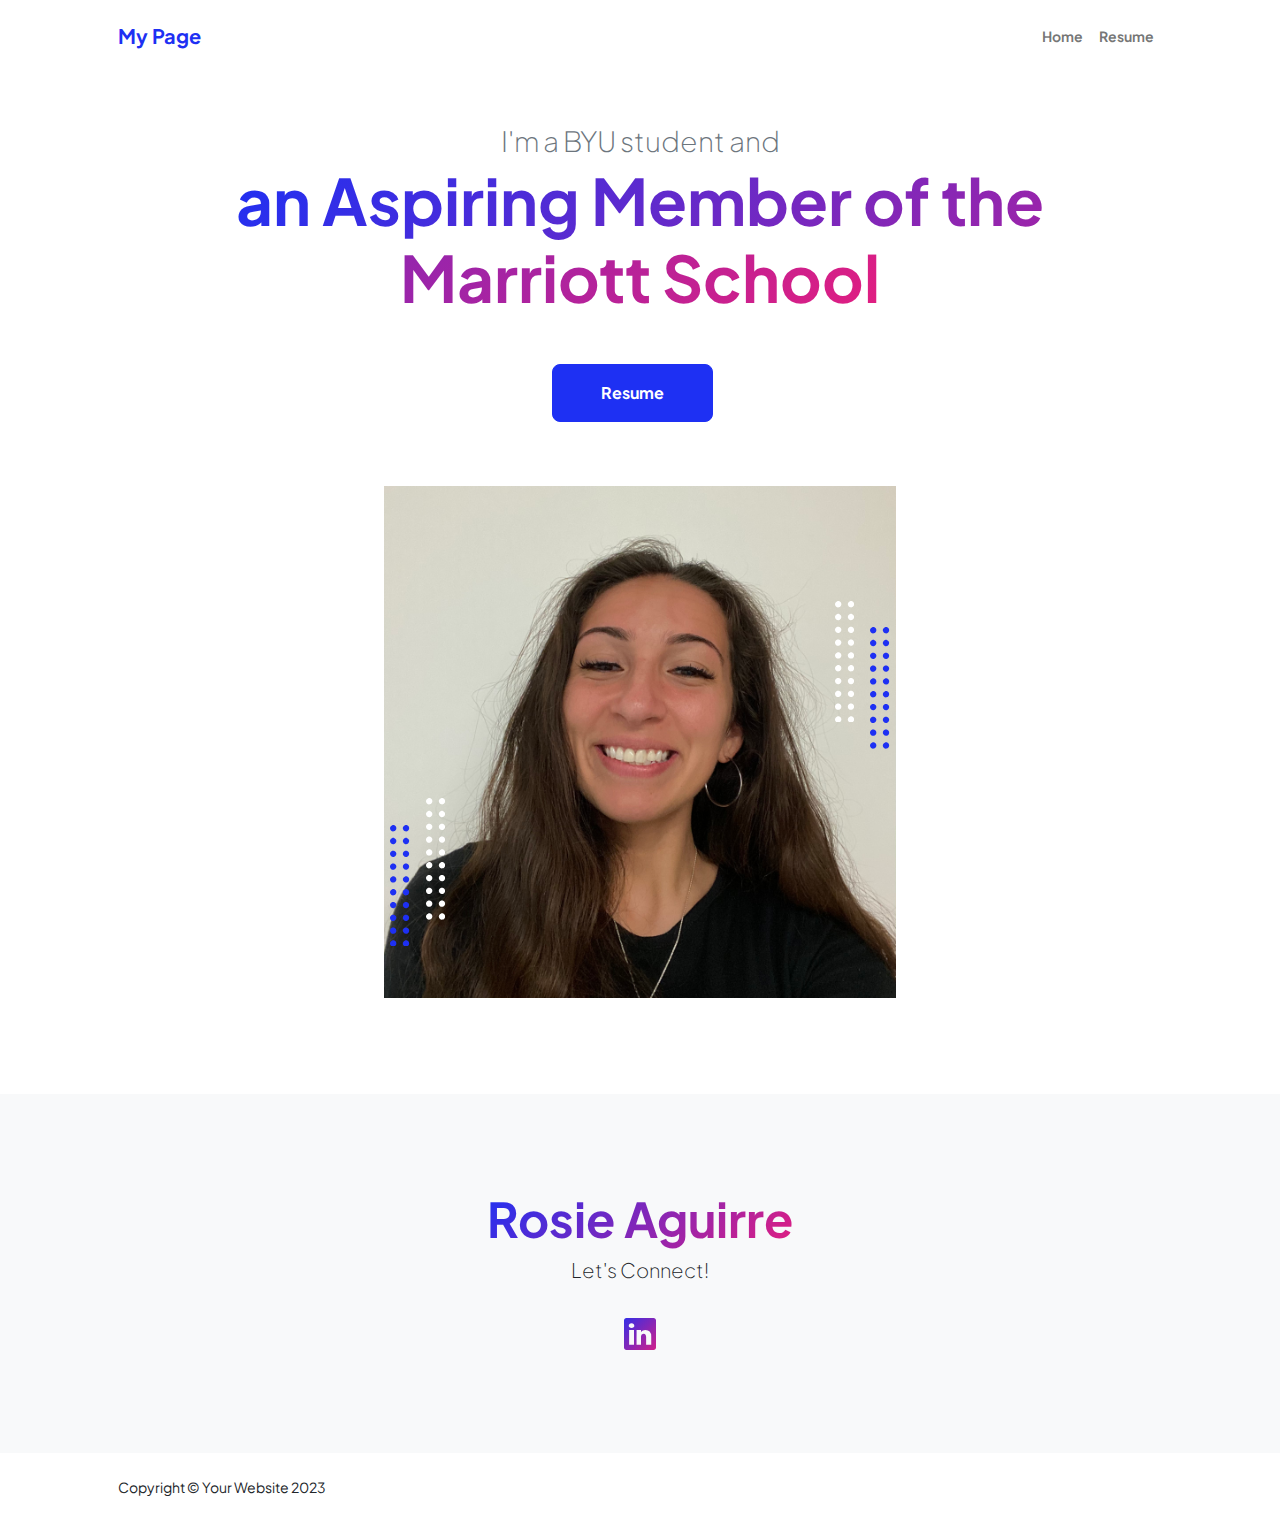
<file: index.html>
<!DOCTYPE html>
<html lang="en">
    <head>
        <meta charset="utf-8" />
        <meta name="viewport" content="width=device-width, initial-scale=1, shrink-to-fit=no" />
        <meta name="description" content="" />
        <meta name="author" content="" />
        <title>My Page</title>
        <!-- Favicon-->
        <link rel="icon" type="image/x-icon" href="assets/favicon.ico" />
        <!-- Custom Google font-->
        <link rel="preconnect" href="https://fonts.googleapis.com" />
        <link rel="preconnect" href="https://fonts.gstatic.com" crossorigin />
        <link href="https://fonts.googleapis.com/css2?family=Plus+Jakarta+Sans:wght@100;200;300;400;500;600;700;800;900&amp;display=swap" rel="stylesheet" />
        <!-- Bootstrap icons-->
        <link href="https://cdn.jsdelivr.net/npm/bootstrap-icons@1.8.1/font/bootstrap-icons.css" rel="stylesheet" />
        <!-- Core theme CSS (includes Bootstrap)-->
        <link href="css/styles.css" rel="stylesheet" />
    </head>
    <body class="d-flex flex-column h-100">
        <main class="flex-shrink-0">
            <!-- Navigation-->
            <nav class="navbar navbar-expand-lg navbar-light bg-white py-3">
                <div class="container px-5">
                    <a class="navbar-brand" href="index.html"><span class="fw-bolder text-primary">My Page</span></a>
                    <button class="navbar-toggler" type="button" data-bs-toggle="collapse" data-bs-target="#navbarSupportedContent" aria-controls="navbarSupportedContent" aria-expanded="false" aria-label="Toggle navigation"><span class="navbar-toggler-icon"></span></button>
                    <div class="collapse navbar-collapse" id="navbarSupportedContent">
                        <ul class="navbar-nav ms-auto mb-2 mb-lg-0 small fw-bolder">
                            <li class="nav-item"><a class="nav-link" href="index.html">Home</a></li>
                            <li class="nav-item"><a class="nav-link" href="resume.html">Resume</a></li>
                        </ul>
                    </div>
                </div>
            </nav>
            <!-- Header-->
            <header class="py-5">
                <div class="container px-5 pb-5">
                    <div class="row gx-5 align-items-center">
                        <div class="col-xxl-5">
                            <!-- Header text content-->
                            <div class="text-center text-xxl-start">
                                <div class="fs-3 fw-light text-muted">I'm a BYU student and</div>
                                <h1 class="display-3 fw-bolder mb-5"><span class="text-gradient d-inline">an Aspiring Member of the Marriott School</span></h1>
                                <div class="d-grid gap-3 d-sm-flex justify-content-sm-center justify-content-xxl-start mb-3">
                                    <a class="btn btn-primary btn-lg px-5 py-3 me-sm-3 fs-6 fw-bolder" href="resume.html">Resume</a>
                                </div>
                            </div>
                        </div>
                        <div class="col-xxl-7">
                            <!-- Header profile picture-->
                            <div class="d-flex justify-content-center mt-5 mt-xxl-0">
                                <div class="profile bg-gradient-primary-to-secondary">
                                    <!-- TIP: For best results, use a photo with a transparent background like the demo example below-->
                                    <!-- Watch a tutorial on how to do this on YouTube (link)-->
                                    <img class="profile-img" src="assets/IDcropped.jpg" alt="..." />
                                    <div class="dots-1">
                                        <!-- SVG Dots-->
                                        <svg version="1.1" xmlns="http://www.w3.org/2000/svg" xmlns:xlink="http://www.w3.org/1999/xlink" x="0px" y="0px" viewBox="0 0 191.6 1215.4" style="enable-background: new 0 0 191.6 1215.4" xml:space="preserve">
                                            <g transform="translate(0.000000,1280.000000) scale(0.100000,-0.100000)">
                                                <path d="M227.7,12788.6c-105-35-200-141-222-248c-43-206,163-412,369-369c155,32,275,190,260,339c-11,105-90,213-190,262        C383.7,12801.6,289.7,12808.6,227.7,12788.6z"></path>
                                                <path d="M1507.7,12788.6c-151-50-253-216-222-362c25-119,136-230,254-255c194-41,395,142,375,339c-11,105-90,213-190,262        C1663.7,12801.6,1569.7,12808.6,1507.7,12788.6z"></path>
                                                <path d="M227.7,11508.6c-105-35-200-141-222-248c-43-206,163-412,369-369c155,32,275,190,260,339c-11,105-90,213-190,262        C383.7,11521.6,289.7,11528.6,227.7,11508.6z"></path>
                                                <path d="M1507.7,11508.6c-151-50-253-216-222-362c25-119,136-230,254-255c194-41,395,142,375,339c-11,105-90,213-190,262        C1663.7,11521.6,1569.7,11528.6,1507.7,11508.6z"></path>
                                                <path d="M227.7,10228.6c-105-35-200-141-222-248c-43-206,163-412,369-369c155,32,275,190,260,339c-11,105-90,213-190,262        C383.7,10241.6,289.7,10248.6,227.7,10228.6z"></path>
                                                <path d="M1507.7,10228.6c-105-35-200-141-222-248c-43-206,163-412,369-369c155,32,275,190,260,339c-11,105-90,213-190,262        C1663.7,10241.6,1569.7,10248.6,1507.7,10228.6z"></path>
                                                <path d="M227.7,8948.6c-105-35-200-141-222-248c-43-206,163-412,369-369c155,32,275,190,260,339c-11,105-90,213-190,262        C383.7,8961.6,289.7,8968.6,227.7,8948.6z"></path>
                                                <path d="M1507.7,8948.6c-105-35-200-141-222-248c-43-206,163-412,369-369c155,32,275,190,260,339c-11,105-90,213-190,262        C1663.7,8961.6,1569.7,8968.6,1507.7,8948.6z"></path>
                                                <path d="M227.7,7668.6c-105-35-200-141-222-248c-43-206,163-412,369-369c155,32,275,190,260,339c-11,105-90,213-190,262        C383.7,7681.6,289.7,7688.6,227.7,7668.6z"></path>
                                                <path d="M1507.7,7668.6c-105-35-200-141-222-248c-43-206,163-412,369-369c155,32,275,190,260,339c-11,105-90,213-190,262        C1663.7,7681.6,1569.7,7688.6,1507.7,7668.6z"></path>
                                                <path d="M227.7,6388.6c-105-35-200-141-222-248c-43-206,163-412,369-369c155,32,275,190,260,339c-11,105-90,213-190,262        C383.7,6401.6,289.7,6408.6,227.7,6388.6z"></path>
                                                <path d="M1507.7,6388.6c-105-35-200-141-222-248c-43-206,163-412,369-369c155,32,275,190,260,339c-11,105-90,213-190,262        C1663.7,6401.6,1569.7,6408.6,1507.7,6388.6z"></path>
                                                <path d="M227.7,5108.6c-105-35-200-141-222-248c-43-206,163-412,369-369c155,32,275,190,260,339c-11,105-90,213-190,262        C383.7,5121.6,289.7,5128.6,227.7,5108.6z"></path>
                                                <path d="M1507.7,5108.6c-105-35-200-141-222-248c-43-206,163-412,369-369c155,32,275,190,260,339c-11,105-90,213-190,262        C1663.7,5121.6,1569.7,5128.6,1507.7,5108.6z"></path>
                                                <path d="M227.7,3828.6c-105-35-200-141-222-248c-43-206,163-412,369-369c155,32,275,190,260,339c-11,105-90,213-190,262        C383.7,3841.6,289.7,3848.6,227.7,3828.6z"></path>
                                                <path d="M1507.7,3828.6c-105-35-200-141-222-248c-43-206,163-412,369-369c155,32,275,190,260,339c-11,105-90,213-190,262        C1663.7,3841.6,1569.7,3848.6,1507.7,3828.6z"></path>
                                                <path d="M227.7,2548.6c-105-35-200-141-222-248c-43-206,163-412,369-369c155,32,275,190,260,339c-11,105-90,213-190,262        C383.7,2561.6,289.7,2568.6,227.7,2548.6z"></path>
                                                <path d="M1507.7,2548.6c-105-35-200-141-222-248c-43-206,163-412,369-369c155,32,275,190,260,339c-11,105-90,213-190,262        C1663.7,2561.6,1569.7,2568.6,1507.7,2548.6z"></path>
                                                <path d="M227.7,1268.6c-105-35-200-141-222-248c-43-206,163-412,369-369c155,32,275,190,260,339c-11,105-90,213-190,262        C383.7,1281.6,289.7,1288.6,227.7,1268.6z"></path>
                                                <path d="M1507.7,1268.6c-105-35-200-141-222-248c-43-206,163-412,369-369c155,32,275,190,260,339c-11,105-90,213-190,262        C1663.7,1281.6,1569.7,1288.6,1507.7,1268.6z"></path>
                                            </g>
                                        </svg>
                                        <!-- END of SVG dots-->
                                    </div>
                                    <div class="dots-2">
                                        <!-- SVG Dots-->
                                        <svg version="1.1" xmlns="http://www.w3.org/2000/svg" xmlns:xlink="http://www.w3.org/1999/xlink" x="0px" y="0px" viewBox="0 0 191.6 1215.4" style="enable-background: new 0 0 191.6 1215.4" xml:space="preserve">
                                            <g transform="translate(0.000000,1280.000000) scale(0.100000,-0.100000)">
                                                <path d="M227.7,12788.6c-105-35-200-141-222-248c-43-206,163-412,369-369c155,32,275,190,260,339c-11,105-90,213-190,262        C383.7,12801.6,289.7,12808.6,227.7,12788.6z"></path>
                                                <path d="M1507.7,12788.6c-151-50-253-216-222-362c25-119,136-230,254-255c194-41,395,142,375,339c-11,105-90,213-190,262        C1663.7,12801.6,1569.7,12808.6,1507.7,12788.6z"></path>
                                                <path d="M227.7,11508.6c-105-35-200-141-222-248c-43-206,163-412,369-369c155,32,275,190,260,339c-11,105-90,213-190,262        C383.7,11521.6,289.7,11528.6,227.7,11508.6z"></path>
                                                <path d="M1507.7,11508.6c-151-50-253-216-222-362c25-119,136-230,254-255c194-41,395,142,375,339c-11,105-90,213-190,262        C1663.7,11521.6,1569.7,11528.6,1507.7,11508.6z"></path>
                                                <path d="M227.7,10228.6c-105-35-200-141-222-248c-43-206,163-412,369-369c155,32,275,190,260,339c-11,105-90,213-190,262        C383.7,10241.6,289.7,10248.6,227.7,10228.6z"></path>
                                                <path d="M1507.7,10228.6c-105-35-200-141-222-248c-43-206,163-412,369-369c155,32,275,190,260,339c-11,105-90,213-190,262        C1663.7,10241.6,1569.7,10248.6,1507.7,10228.6z"></path>
                                                <path d="M227.7,8948.6c-105-35-200-141-222-248c-43-206,163-412,369-369c155,32,275,190,260,339c-11,105-90,213-190,262        C383.7,8961.6,289.7,8968.6,227.7,8948.6z"></path>
                                                <path d="M1507.7,8948.6c-105-35-200-141-222-248c-43-206,163-412,369-369c155,32,275,190,260,339c-11,105-90,213-190,262        C1663.7,8961.6,1569.7,8968.6,1507.7,8948.6z"></path>
                                                <path d="M227.7,7668.6c-105-35-200-141-222-248c-43-206,163-412,369-369c155,32,275,190,260,339c-11,105-90,213-190,262        C383.7,7681.6,289.7,7688.6,227.7,7668.6z"></path>
                                                <path d="M1507.7,7668.6c-105-35-200-141-222-248c-43-206,163-412,369-369c155,32,275,190,260,339c-11,105-90,213-190,262        C1663.7,7681.6,1569.7,7688.6,1507.7,7668.6z"></path>
                                                <path d="M227.7,6388.6c-105-35-200-141-222-248c-43-206,163-412,369-369c155,32,275,190,260,339c-11,105-90,213-190,262        C383.7,6401.6,289.7,6408.6,227.7,6388.6z"></path>
                                                <path d="M1507.7,6388.6c-105-35-200-141-222-248c-43-206,163-412,369-369c155,32,275,190,260,339c-11,105-90,213-190,262        C1663.7,6401.6,1569.7,6408.6,1507.7,6388.6z"></path>
                                                <path d="M227.7,5108.6c-105-35-200-141-222-248c-43-206,163-412,369-369c155,32,275,190,260,339c-11,105-90,213-190,262        C383.7,5121.6,289.7,5128.6,227.7,5108.6z"></path>
                                                <path d="M1507.7,5108.6c-105-35-200-141-222-248c-43-206,163-412,369-369c155,32,275,190,260,339c-11,105-90,213-190,262        C1663.7,5121.6,1569.7,5128.6,1507.7,5108.6z"></path>
                                                <path d="M227.7,3828.6c-105-35-200-141-222-248c-43-206,163-412,369-369c155,32,275,190,260,339c-11,105-90,213-190,262        C383.7,3841.6,289.7,3848.6,227.7,3828.6z"></path>
                                                <path d="M1507.7,3828.6c-105-35-200-141-222-248c-43-206,163-412,369-369c155,32,275,190,260,339c-11,105-90,213-190,262        C1663.7,3841.6,1569.7,3848.6,1507.7,3828.6z"></path>
                                                <path d="M227.7,2548.6c-105-35-200-141-222-248c-43-206,163-412,369-369c155,32,275,190,260,339c-11,105-90,213-190,262        C383.7,2561.6,289.7,2568.6,227.7,2548.6z"></path>
                                                <path d="M1507.7,2548.6c-105-35-200-141-222-248c-43-206,163-412,369-369c155,32,275,190,260,339c-11,105-90,213-190,262        C1663.7,2561.6,1569.7,2568.6,1507.7,2548.6z"></path>
                                                <path d="M227.7,1268.6c-105-35-200-141-222-248c-43-206,163-412,369-369c155,32,275,190,260,339c-11,105-90,213-190,262        C383.7,1281.6,289.7,1288.6,227.7,1268.6z"></path>
                                                <path d="M1507.7,1268.6c-105-35-200-141-222-248c-43-206,163-412,369-369c155,32,275,190,260,339c-11,105-90,213-190,262        C1663.7,1281.6,1569.7,1288.6,1507.7,1268.6z"></path>
                                            </g>
                                        </svg>
                                        <!-- END of SVG dots-->
                                    </div>
                                    <div class="dots-3">
                                        <!-- SVG Dots-->
                                        <svg version="1.1" xmlns="http://www.w3.org/2000/svg" xmlns:xlink="http://www.w3.org/1999/xlink" x="0px" y="0px" viewBox="0 0 191.6 1215.4" style="enable-background: new 0 0 191.6 1215.4" xml:space="preserve">
                                            <g transform="translate(0.000000,1280.000000) scale(0.100000,-0.100000)">
                                                <path d="M227.7,12788.6c-105-35-200-141-222-248c-43-206,163-412,369-369c155,32,275,190,260,339c-11,105-90,213-190,262        C383.7,12801.6,289.7,12808.6,227.7,12788.6z"></path>
                                                <path d="M1507.7,12788.6c-151-50-253-216-222-362c25-119,136-230,254-255c194-41,395,142,375,339c-11,105-90,213-190,262        C1663.7,12801.6,1569.7,12808.6,1507.7,12788.6z"></path>
                                                <path d="M227.7,11508.6c-105-35-200-141-222-248c-43-206,163-412,369-369c155,32,275,190,260,339c-11,105-90,213-190,262        C383.7,11521.6,289.7,11528.6,227.7,11508.6z"></path>
                                                <path d="M1507.7,11508.6c-151-50-253-216-222-362c25-119,136-230,254-255c194-41,395,142,375,339c-11,105-90,213-190,262        C1663.7,11521.6,1569.7,11528.6,1507.7,11508.6z"></path>
                                                <path d="M227.7,10228.6c-105-35-200-141-222-248c-43-206,163-412,369-369c155,32,275,190,260,339c-11,105-90,213-190,262        C383.7,10241.6,289.7,10248.6,227.7,10228.6z"></path>
                                                <path d="M1507.7,10228.6c-105-35-200-141-222-248c-43-206,163-412,369-369c155,32,275,190,260,339c-11,105-90,213-190,262        C1663.7,10241.6,1569.7,10248.6,1507.7,10228.6z"></path>
                                                <path d="M227.7,8948.6c-105-35-200-141-222-248c-43-206,163-412,369-369c155,32,275,190,260,339c-11,105-90,213-190,262        C383.7,8961.6,289.7,8968.6,227.7,8948.6z"></path>
                                                <path d="M1507.7,8948.6c-105-35-200-141-222-248c-43-206,163-412,369-369c155,32,275,190,260,339c-11,105-90,213-190,262        C1663.7,8961.6,1569.7,8968.6,1507.7,8948.6z"></path>
                                                <path d="M227.7,7668.6c-105-35-200-141-222-248c-43-206,163-412,369-369c155,32,275,190,260,339c-11,105-90,213-190,262        C383.7,7681.6,289.7,7688.6,227.7,7668.6z"></path>
                                                <path d="M1507.7,7668.6c-105-35-200-141-222-248c-43-206,163-412,369-369c155,32,275,190,260,339c-11,105-90,213-190,262        C1663.7,7681.6,1569.7,7688.6,1507.7,7668.6z"></path>
                                                <path d="M227.7,6388.6c-105-35-200-141-222-248c-43-206,163-412,369-369c155,32,275,190,260,339c-11,105-90,213-190,262        C383.7,6401.6,289.7,6408.6,227.7,6388.6z"></path>
                                                <path d="M1507.7,6388.6c-105-35-200-141-222-248c-43-206,163-412,369-369c155,32,275,190,260,339c-11,105-90,213-190,262        C1663.7,6401.6,1569.7,6408.6,1507.7,6388.6z"></path>
                                                <path d="M227.7,5108.6c-105-35-200-141-222-248c-43-206,163-412,369-369c155,32,275,190,260,339c-11,105-90,213-190,262        C383.7,5121.6,289.7,5128.6,227.7,5108.6z"></path>
                                                <path d="M1507.7,5108.6c-105-35-200-141-222-248c-43-206,163-412,369-369c155,32,275,190,260,339c-11,105-90,213-190,262        C1663.7,5121.6,1569.7,5128.6,1507.7,5108.6z"></path>
                                                <path d="M227.7,3828.6c-105-35-200-141-222-248c-43-206,163-412,369-369c155,32,275,190,260,339c-11,105-90,213-190,262        C383.7,3841.6,289.7,3848.6,227.7,3828.6z"></path>
                                                <path d="M1507.7,3828.6c-105-35-200-141-222-248c-43-206,163-412,369-369c155,32,275,190,260,339c-11,105-90,213-190,262        C1663.7,3841.6,1569.7,3848.6,1507.7,3828.6z"></path>
                                                <path d="M227.7,2548.6c-105-35-200-141-222-248c-43-206,163-412,369-369c155,32,275,190,260,339c-11,105-90,213-190,262        C383.7,2561.6,289.7,2568.6,227.7,2548.6z"></path>
                                                <path d="M1507.7,2548.6c-105-35-200-141-222-248c-43-206,163-412,369-369c155,32,275,190,260,339c-11,105-90,213-190,262        C1663.7,2561.6,1569.7,2568.6,1507.7,2548.6z"></path>
                                                <path d="M227.7,1268.6c-105-35-200-141-222-248c-43-206,163-412,369-369c155,32,275,190,260,339c-11,105-90,213-190,262        C383.7,1281.6,289.7,1288.6,227.7,1268.6z"></path>
                                                <path d="M1507.7,1268.6c-105-35-200-141-222-248c-43-206,163-412,369-369c155,32,275,190,260,339c-11,105-90,213-190,262        C1663.7,1281.6,1569.7,1288.6,1507.7,1268.6z"></path>
                                            </g>
                                        </svg>
                                        <!-- END of SVG dots-->
                                    </div>
                                    <div class="dots-4">
                                        <!-- SVG Dots-->
                                        <svg version="1.1" xmlns="http://www.w3.org/2000/svg" xmlns:xlink="http://www.w3.org/1999/xlink" x="0px" y="0px" viewBox="0 0 191.6 1215.4" style="enable-background: new 0 0 191.6 1215.4" xml:space="preserve">
                                            <g transform="translate(0.000000,1280.000000) scale(0.100000,-0.100000)">
                                                <path d="M227.7,12788.6c-105-35-200-141-222-248c-43-206,163-412,369-369c155,32,275,190,260,339c-11,105-90,213-190,262        C383.7,12801.6,289.7,12808.6,227.7,12788.6z"></path>
                                                <path d="M1507.7,12788.6c-151-50-253-216-222-362c25-119,136-230,254-255c194-41,395,142,375,339c-11,105-90,213-190,262        C1663.7,12801.6,1569.7,12808.6,1507.7,12788.6z"></path>
                                                <path d="M227.7,11508.6c-105-35-200-141-222-248c-43-206,163-412,369-369c155,32,275,190,260,339c-11,105-90,213-190,262        C383.7,11521.6,289.7,11528.6,227.7,11508.6z"></path>
                                                <path d="M1507.7,11508.6c-151-50-253-216-222-362c25-119,136-230,254-255c194-41,395,142,375,339c-11,105-90,213-190,262        C1663.7,11521.6,1569.7,11528.6,1507.7,11508.6z"></path>
                                                <path d="M227.7,10228.6c-105-35-200-141-222-248c-43-206,163-412,369-369c155,32,275,190,260,339c-11,105-90,213-190,262        C383.7,10241.6,289.7,10248.6,227.7,10228.6z"></path>
                                                <path d="M1507.7,10228.6c-105-35-200-141-222-248c-43-206,163-412,369-369c155,32,275,190,260,339c-11,105-90,213-190,262        C1663.7,10241.6,1569.7,10248.6,1507.7,10228.6z"></path>
                                                <path d="M227.7,8948.6c-105-35-200-141-222-248c-43-206,163-412,369-369c155,32,275,190,260,339c-11,105-90,213-190,262        C383.7,8961.6,289.7,8968.6,227.7,8948.6z"></path>
                                                <path d="M1507.7,8948.6c-105-35-200-141-222-248c-43-206,163-412,369-369c155,32,275,190,260,339c-11,105-90,213-190,262        C1663.7,8961.6,1569.7,8968.6,1507.7,8948.6z"></path>
                                                <path d="M227.7,7668.6c-105-35-200-141-222-248c-43-206,163-412,369-369c155,32,275,190,260,339c-11,105-90,213-190,262        C383.7,7681.6,289.7,7688.6,227.7,7668.6z"></path>
                                                <path d="M1507.7,7668.6c-105-35-200-141-222-248c-43-206,163-412,369-369c155,32,275,190,260,339c-11,105-90,213-190,262        C1663.7,7681.6,1569.7,7688.6,1507.7,7668.6z"></path>
                                                <path d="M227.7,6388.6c-105-35-200-141-222-248c-43-206,163-412,369-369c155,32,275,190,260,339c-11,105-90,213-190,262        C383.7,6401.6,289.7,6408.6,227.7,6388.6z"></path>
                                                <path d="M1507.7,6388.6c-105-35-200-141-222-248c-43-206,163-412,369-369c155,32,275,190,260,339c-11,105-90,213-190,262        C1663.7,6401.6,1569.7,6408.6,1507.7,6388.6z"></path>
                                                <path d="M227.7,5108.6c-105-35-200-141-222-248c-43-206,163-412,369-369c155,32,275,190,260,339c-11,105-90,213-190,262        C383.7,5121.6,289.7,5128.6,227.7,5108.6z"></path>
                                                <path d="M1507.7,5108.6c-105-35-200-141-222-248c-43-206,163-412,369-369c155,32,275,190,260,339c-11,105-90,213-190,262        C1663.7,5121.6,1569.7,5128.6,1507.7,5108.6z"></path>
                                                <path d="M227.7,3828.6c-105-35-200-141-222-248c-43-206,163-412,369-369c155,32,275,190,260,339c-11,105-90,213-190,262        C383.7,3841.6,289.7,3848.6,227.7,3828.6z"></path>
                                                <path d="M1507.7,3828.6c-105-35-200-141-222-248c-43-206,163-412,369-369c155,32,275,190,260,339c-11,105-90,213-190,262        C1663.7,3841.6,1569.7,3848.6,1507.7,3828.6z"></path>
                                                <path d="M227.7,2548.6c-105-35-200-141-222-248c-43-206,163-412,369-369c155,32,275,190,260,339c-11,105-90,213-190,262        C383.7,2561.6,289.7,2568.6,227.7,2548.6z"></path>
                                                <path d="M1507.7,2548.6c-105-35-200-141-222-248c-43-206,163-412,369-369c155,32,275,190,260,339c-11,105-90,213-190,262        C1663.7,2561.6,1569.7,2568.6,1507.7,2548.6z"></path>
                                                <path d="M227.7,1268.6c-105-35-200-141-222-248c-43-206,163-412,369-369c155,32,275,190,260,339c-11,105-90,213-190,262        C383.7,1281.6,289.7,1288.6,227.7,1268.6z"></path>
                                                <path d="M1507.7,1268.6c-105-35-200-141-222-248c-43-206,163-412,369-369c155,32,275,190,260,339c-11,105-90,213-190,262        C1663.7,1281.6,1569.7,1288.6,1507.7,1268.6z"></path>
                                            </g>
                                        </svg>
                                        <!-- END of SVG dots-->
                                    </div>
                                </div>
                            </div>
                        </div>
                    </div>
                </div>
            </header>
            <!-- About Section-->
            <section class="bg-light py-5">
                <div class="container px-5">
                    <div class="row gx-5 justify-content-center">
                        <div class="col-xxl-8">
                            <div class="text-center my-5">
                                <h2 class="display-5 fw-bolder"><span class="text-gradient d-inline">Rosie Aguirre</span></h2>
                                <p class="lead fw-light mb-4">Let's Connect!</p>
                                <div class="d-flex justify-content-center fs-2 gap-4">
                                    <a class="text-gradient" href="https://www.linkedin.com/in/mrosieaguirre/"><i class="bi bi-linkedin"></i></a>
                                </div>
                            </div>
                        </div>
                    </div>
                </div>
            </section>
        </main>
        <!-- Footer-->
        <footer class="bg-white py-4 mt-auto">
            <div class="container px-5">
                <div class="row align-items-center justify-content-between flex-column flex-sm-row">
                    <div class="col-auto"><div class="small m-0">Copyright &copy; Your Website 2023</div></div>
                </div>
            </div>
        </footer>
        <!-- Bootstrap core JS-->
        <script src="https://cdn.jsdelivr.net/npm/bootstrap@5.2.3/dist/js/bootstrap.bundle.min.js"></script>
        <!-- Core theme JS-->
        <script src="js/scripts.js"></script>
    </body>
</html>
</file>
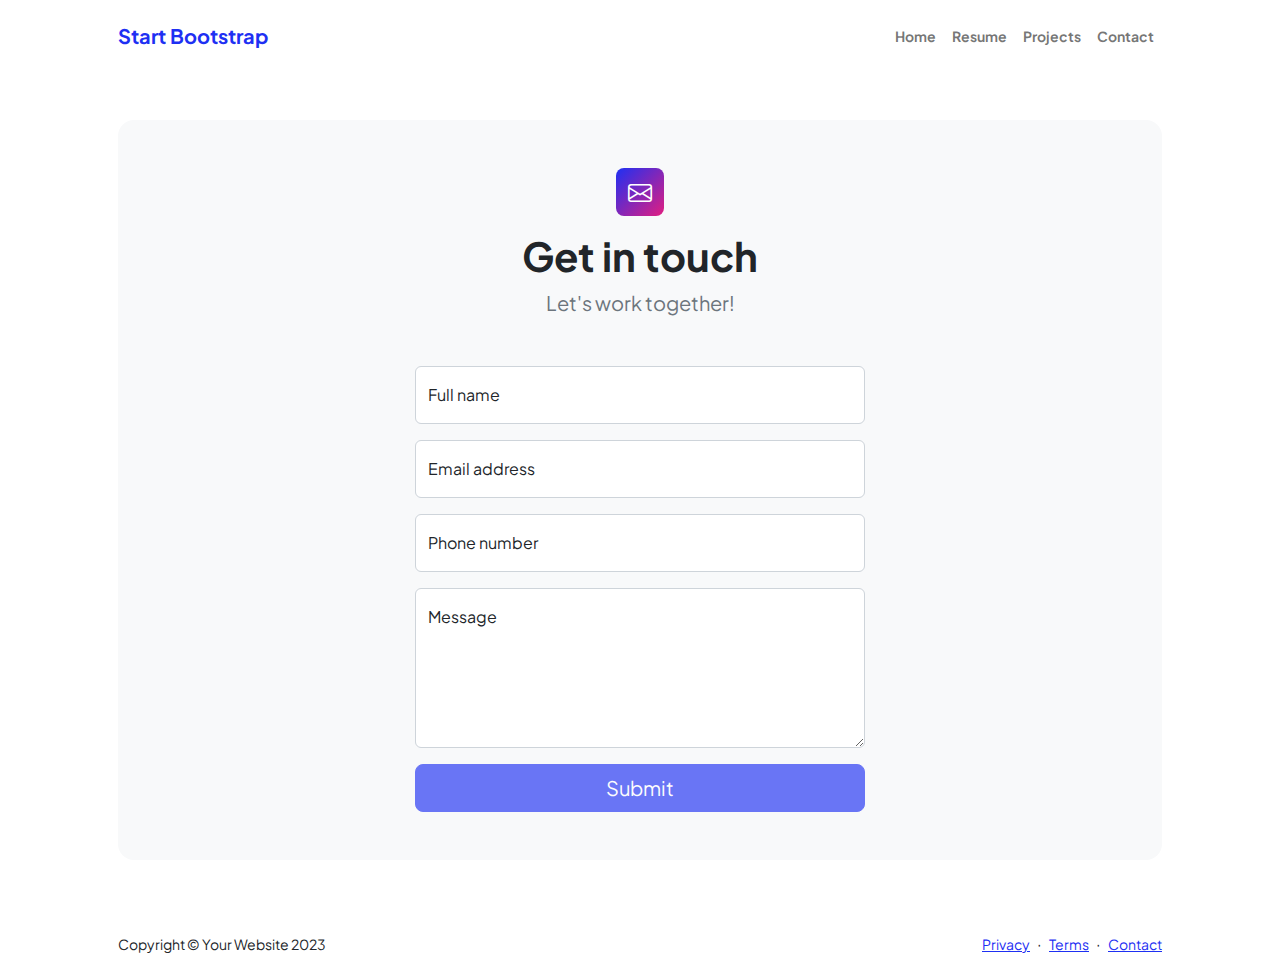
<file: contact.html>
<!DOCTYPE html>
<html lang="en">
    <head>
        <meta charset="utf-8" />
        <meta name="viewport" content="width=device-width, initial-scale=1, shrink-to-fit=no" />
        <meta name="description" content />
        <meta name="author" content />
        <title>Modern Business - Start Bootstrap Template</title>
        <!-- Favicon-->
        <link rel="icon" type="image/x-icon" href="assets/favicon.ico" />
        <!-- Custom Google font-->
        <link rel="preconnect" href="https://fonts.googleapis.com" />
        <link rel="preconnect" href="https://fonts.gstatic.com" crossorigin />
        <link href="https://fonts.googleapis.com/css2?family=Plus+Jakarta+Sans:wght@100;200;300;400;500;600;700;800;900&amp;display=swap" rel="stylesheet" />
        <!-- Bootstrap icons-->
        <link href="https://cdn.jsdelivr.net/npm/bootstrap-icons@1.8.1/font/bootstrap-icons.css" rel="stylesheet" />
        <!-- Core theme CSS (includes Bootstrap)-->
        <link href="css/styles.css" rel="stylesheet" />
    </head>
    <body class="d-flex flex-column">
        <main class="flex-shrink-0">
            <!-- Navigation-->
            <nav class="navbar navbar-expand-lg navbar-light bg-white py-3">
                <div class="container px-5">
                    <a class="navbar-brand" href="index.html"><span class="fw-bolder text-primary">Start Bootstrap</span></a>
                    <button class="navbar-toggler" type="button" data-bs-toggle="collapse" data-bs-target="#navbarSupportedContent" aria-controls="navbarSupportedContent" aria-expanded="false" aria-label="Toggle navigation"><span class="navbar-toggler-icon"></span></button>
                    <div class="collapse navbar-collapse" id="navbarSupportedContent">
                        <ul class="navbar-nav ms-auto mb-2 mb-lg-0 small fw-bolder">
                            <li class="nav-item"><a class="nav-link" href="index.html">Home</a></li>
                            <li class="nav-item"><a class="nav-link" href="resume.html">Resume</a></li>
                            <li class="nav-item"><a class="nav-link" href="projects.html">Projects</a></li>
                            <li class="nav-item"><a class="nav-link" href="contact.html">Contact</a></li>
                        </ul>
                    </div>
                </div>
            </nav>
            <!-- Page content-->
            <section class="py-5">
                <div class="container px-5">
                    <!-- Contact form-->
                    <div class="bg-light rounded-4 py-5 px-4 px-md-5">
                        <div class="text-center mb-5">
                            <div class="feature bg-primary bg-gradient-primary-to-secondary text-white rounded-3 mb-3"><i class="bi bi-envelope"></i></div>
                            <h1 class="fw-bolder">Get in touch</h1>
                            <p class="lead fw-normal text-muted mb-0">Let's work together!</p>
                        </div>
                        <div class="row gx-5 justify-content-center">
                            <div class="col-lg-8 col-xl-6">
                                <!-- * * * * * * * * * * * * * * *-->
                                <!-- * * SB Forms Contact Form * *-->
                                <!-- * * * * * * * * * * * * * * *-->
                                <!-- This form is pre-integrated with SB Forms.-->
                                <!-- To make this form functional, sign up at-->
                                <!-- https://startbootstrap.com/solution/contact-forms-->
                                <!-- to get an API token!-->
                                <form id="contactForm" data-sb-form-api-token="API_TOKEN">
                                    <!-- Name input-->
                                    <div class="form-floating mb-3">
                                        <input class="form-control" id="name" type="text" placeholder="Enter your name..." data-sb-validations="required" />
                                        <label for="name">Full name</label>
                                        <div class="invalid-feedback" data-sb-feedback="name:required">A name is required.</div>
                                    </div>
                                    <!-- Email address input-->
                                    <div class="form-floating mb-3">
                                        <input class="form-control" id="email" type="email" placeholder="name@example.com" data-sb-validations="required,email" />
                                        <label for="email">Email address</label>
                                        <div class="invalid-feedback" data-sb-feedback="email:required">An email is required.</div>
                                        <div class="invalid-feedback" data-sb-feedback="email:email">Email is not valid.</div>
                                    </div>
                                    <!-- Phone number input-->
                                    <div class="form-floating mb-3">
                                        <input class="form-control" id="phone" type="tel" placeholder="(123) 456-7890" data-sb-validations="required" />
                                        <label for="phone">Phone number</label>
                                        <div class="invalid-feedback" data-sb-feedback="phone:required">A phone number is required.</div>
                                    </div>
                                    <!-- Message input-->
                                    <div class="form-floating mb-3">
                                        <textarea class="form-control" id="message" type="text" placeholder="Enter your message here..." style="height: 10rem" data-sb-validations="required"></textarea>
                                        <label for="message">Message</label>
                                        <div class="invalid-feedback" data-sb-feedback="message:required">A message is required.</div>
                                    </div>
                                    <!-- Submit success message-->
                                    <!---->
                                    <!-- This is what your users will see when the form-->
                                    <!-- has successfully submitted-->
                                    <div class="d-none" id="submitSuccessMessage">
                                        <div class="text-center mb-3">
                                            <div class="fw-bolder">Form submission successful!</div>
                                            To activate this form, sign up at
                                            <br />
                                            <a href="https://startbootstrap.com/solution/contact-forms">https://startbootstrap.com/solution/contact-forms</a>
                                        </div>
                                    </div>
                                    <!-- Submit error message-->
                                    <!---->
                                    <!-- This is what your users will see when there is-->
                                    <!-- an error submitting the form-->
                                    <div class="d-none" id="submitErrorMessage"><div class="text-center text-danger mb-3">Error sending message!</div></div>
                                    <!-- Submit Button-->
                                    <div class="d-grid"><button class="btn btn-primary btn-lg disabled" id="submitButton" type="submit">Submit</button></div>
                                </form>
                            </div>
                        </div>
                    </div>
                </div>
            </section>
        </main>
        <!-- Footer-->
        <footer class="bg-white py-4 mt-auto">
            <div class="container px-5">
                <div class="row align-items-center justify-content-between flex-column flex-sm-row">
                    <div class="col-auto"><div class="small m-0">Copyright &copy; Your Website 2023</div></div>
                    <div class="col-auto">
                        <a class="small" href="#!">Privacy</a>
                        <span class="mx-1">&middot;</span>
                        <a class="small" href="#!">Terms</a>
                        <span class="mx-1">&middot;</span>
                        <a class="small" href="#!">Contact</a>
                    </div>
                </div>
            </div>
        </footer>
        <!-- Bootstrap core JS-->
        <script src="https://cdn.jsdelivr.net/npm/bootstrap@5.2.3/dist/js/bootstrap.bundle.min.js"></script>
        <!-- Core theme JS-->
        <script src="js/scripts.js"></script>
        <!-- * * * * * * * * * * * * * * * * * * * * * * * * * * * * * * * * * * * * * * * *-->
        <!-- * *                               SB Forms JS                               * *-->
        <!-- * * Activate your form at https://startbootstrap.com/solution/contact-forms * *-->
        <!-- * * * * * * * * * * * * * * * * * * * * * * * * * * * * * * * * * * * * * * * *-->
        <script src="https://cdn.startbootstrap.com/sb-forms-latest.js"></script>
    </body>
</html>
</file>
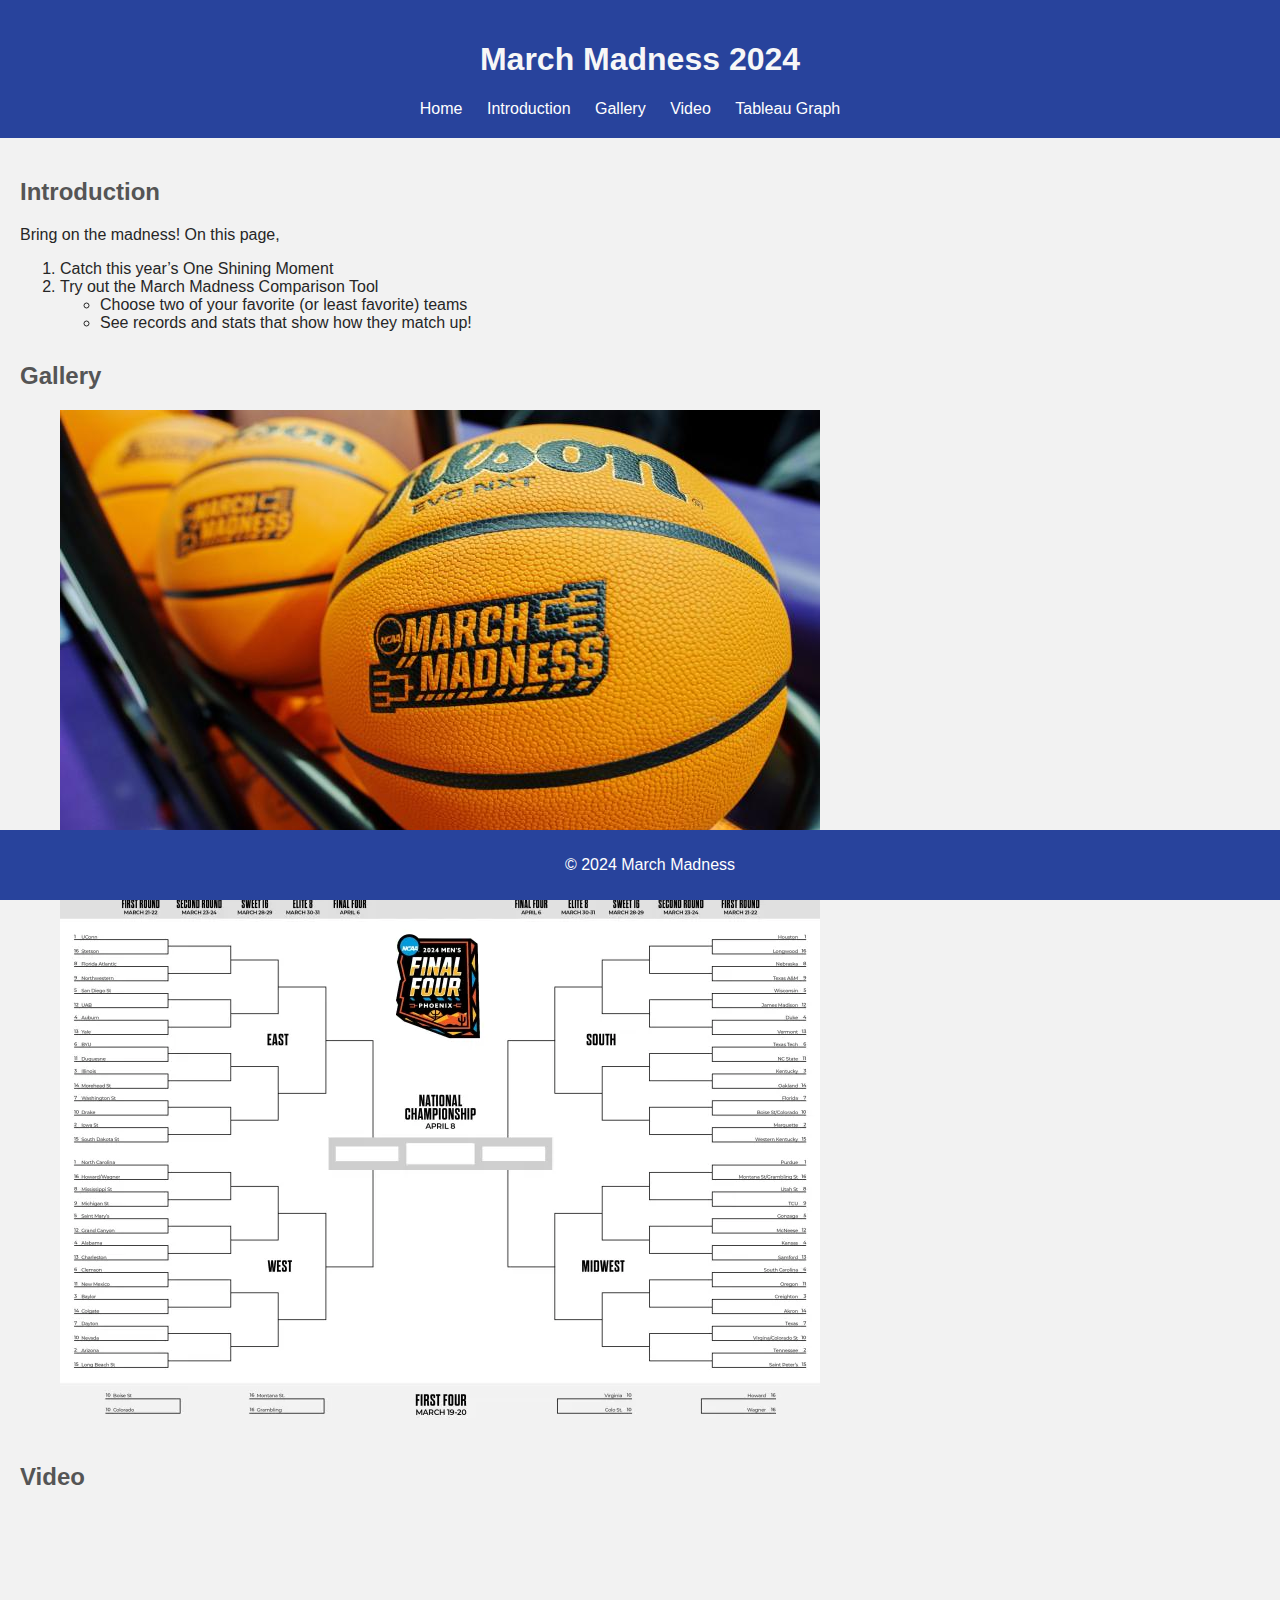
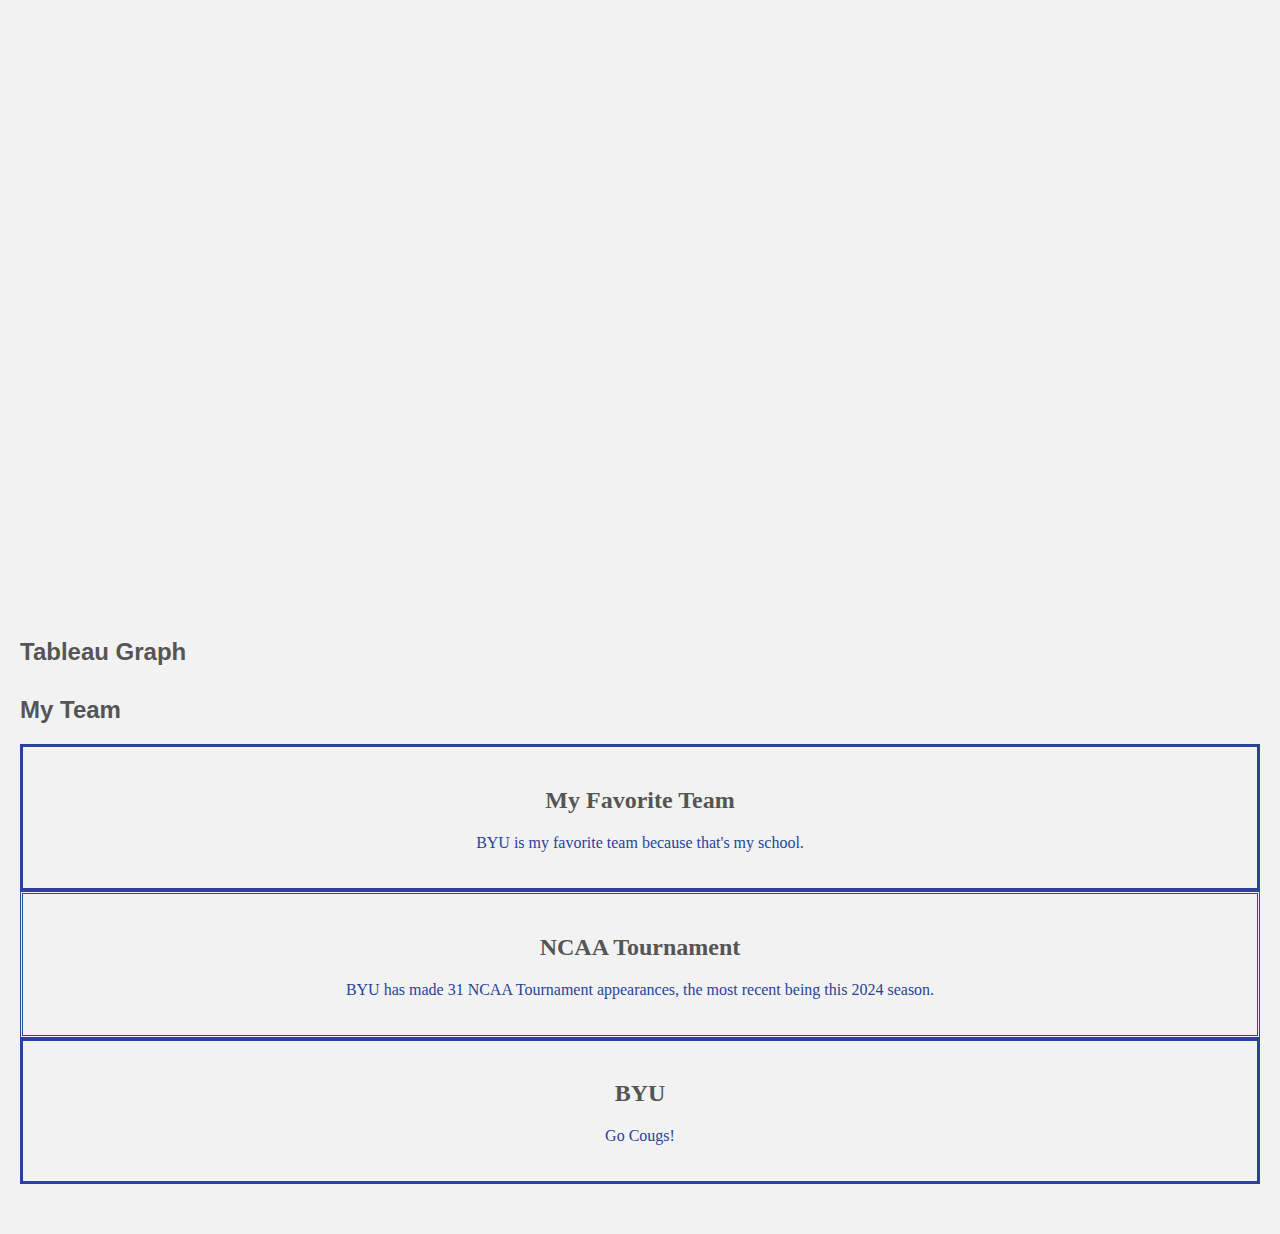
<file: mypage.html>
<!DOCTYPE html>
<html lang="en">
<head>
    <meta charset="UTF-8">
    <meta name="viewport" content="width=device-width, initial-scale=1.0">
    <title>My Madness Page</title>
    <link rel="stylesheet" href="styles.css">
</head>
<body>
    <header>
        <h1>March Madness 2024</h1>
        <nav>
            <ul>
                <li><a href="index.html">Home</a></li>
                <li><a href="#introduction">Introduction</a></li>
                <li><a href="#gallery">Gallery</a></li>
                <li><a href="#video">Video</a></li>
                <li><a href="#graph">Tableau Graph</a></li>
            </ul>
        </nav>
    </header>

    <main>
        <section id="introduction">
            <h2>Introduction</h2>
            <p>Bring on the madness! On this page,</p>
        <ol>
                <li>Catch this year’s One Shining Moment
                <li>Try out the March Madness Comparison Tool</li>
                    <ul>
                        <li>Choose two of your favorite (or least favorite) teams</li>
                        <li>See records and stats that show how they match up!</li>
                    </ul>
            </ol>
        </section>

        <section id="gallery">
            <h2>Gallery</h2>
            <ul>
                <img src="assets/NCAA basketball.jpeg" alt="NCAA Basketball"></li>
                <img src="assets/GFX-1309 March Madness Bracket (Printable) 2024 (1).jpg.webp" alt="March Madness bracket"></li>
            </ul>
        </section>

        <section id="video">
            <h2>Video</h2>
            <div class="video-container">
                <iframe width="560" height="315" src="https://www.youtube.com/embed/1LtB2gvF0pM" frameborder="0" allowfullscreen></iframe>
            </div>
        </section>

        <section id="graph">
            <h2>Tableau Graph</h2>
            <div class="tableau-container">
                <div class='tableauPlaceholder' id='viz1713933026152' style='position: relative'><noscript><a href='https:&#47;&#47;labs.evolytics.com&#47;'><img alt='March Madness Comparison ToolSelect two teams to see how they match up! ' src='https:&#47;&#47;public.tableau.com&#47;static&#47;images&#47;CD&#47;CD546YMCG&#47;1_rss.png' style='border: none' /></a></noscript><object class='tableauViz'  style='display:none;'><param name='host_url' value='https%3A%2F%2Fpublic.tableau.com%2F' /> <param name='embed_code_version' value='3' /> <param name='path' value='shared&#47;CD546YMCG' /> <param name='toolbar' value='yes' /><param name='static_image' value='https:&#47;&#47;public.tableau.com&#47;static&#47;images&#47;CD&#47;CD546YMCG&#47;1.png' /> <param name='animate_transition' value='yes' /><param name='display_static_image' value='yes' /><param name='display_spinner' value='yes' /><param name='display_overlay' value='yes' /><param name='display_count' value='yes' /><param name='tabs' value='no' /><param name='language' value='en' /></object></div>                <script type='text/javascript'>                    var divElement = document.getElementById('viz1713933026152');                    var vizElement = divElement.getElementsByTagName('object')[0];                    if ( divElement.offsetWidth > 800 ) { vizElement.style.width='900px';vizElement.style.height='1227px';} else if ( divElement.offsetWidth > 500 ) { vizElement.style.width='900px';vizElement.style.height='1227px';} else { vizElement.style.width='100%';vizElement.style.height='3027px';}                     var scriptElement = document.createElement('script');                    scriptElement.src = 'https://public.tableau.com/javascripts/api/viz_v1.js';                    vizElement.parentNode.insertBefore(scriptElement, vizElement);                </script>
            </div>
        </section>

        <section>
            <h2>My Team</h2>
            <div class="favorite-team">
                <h2>My Favorite Team</h2>
                <p>BYU is my favorite team because that's my school.</p>
            </div>
            <div class="div2">
                <h2>NCAA Tournament</h2>
                <p>BYU has made 31 NCAA Tournament appearances, the most recent being this 2024 season.</p>
            </div>
            <div class="div3">
                <h2>BYU</h2>
                <p>Go Cougs!</p>
            </div>
        </section>
    </main>

    <footer>
        <p>&copy; 2024 March Madness</p>
    </footer>
</body>
</html>
</file>
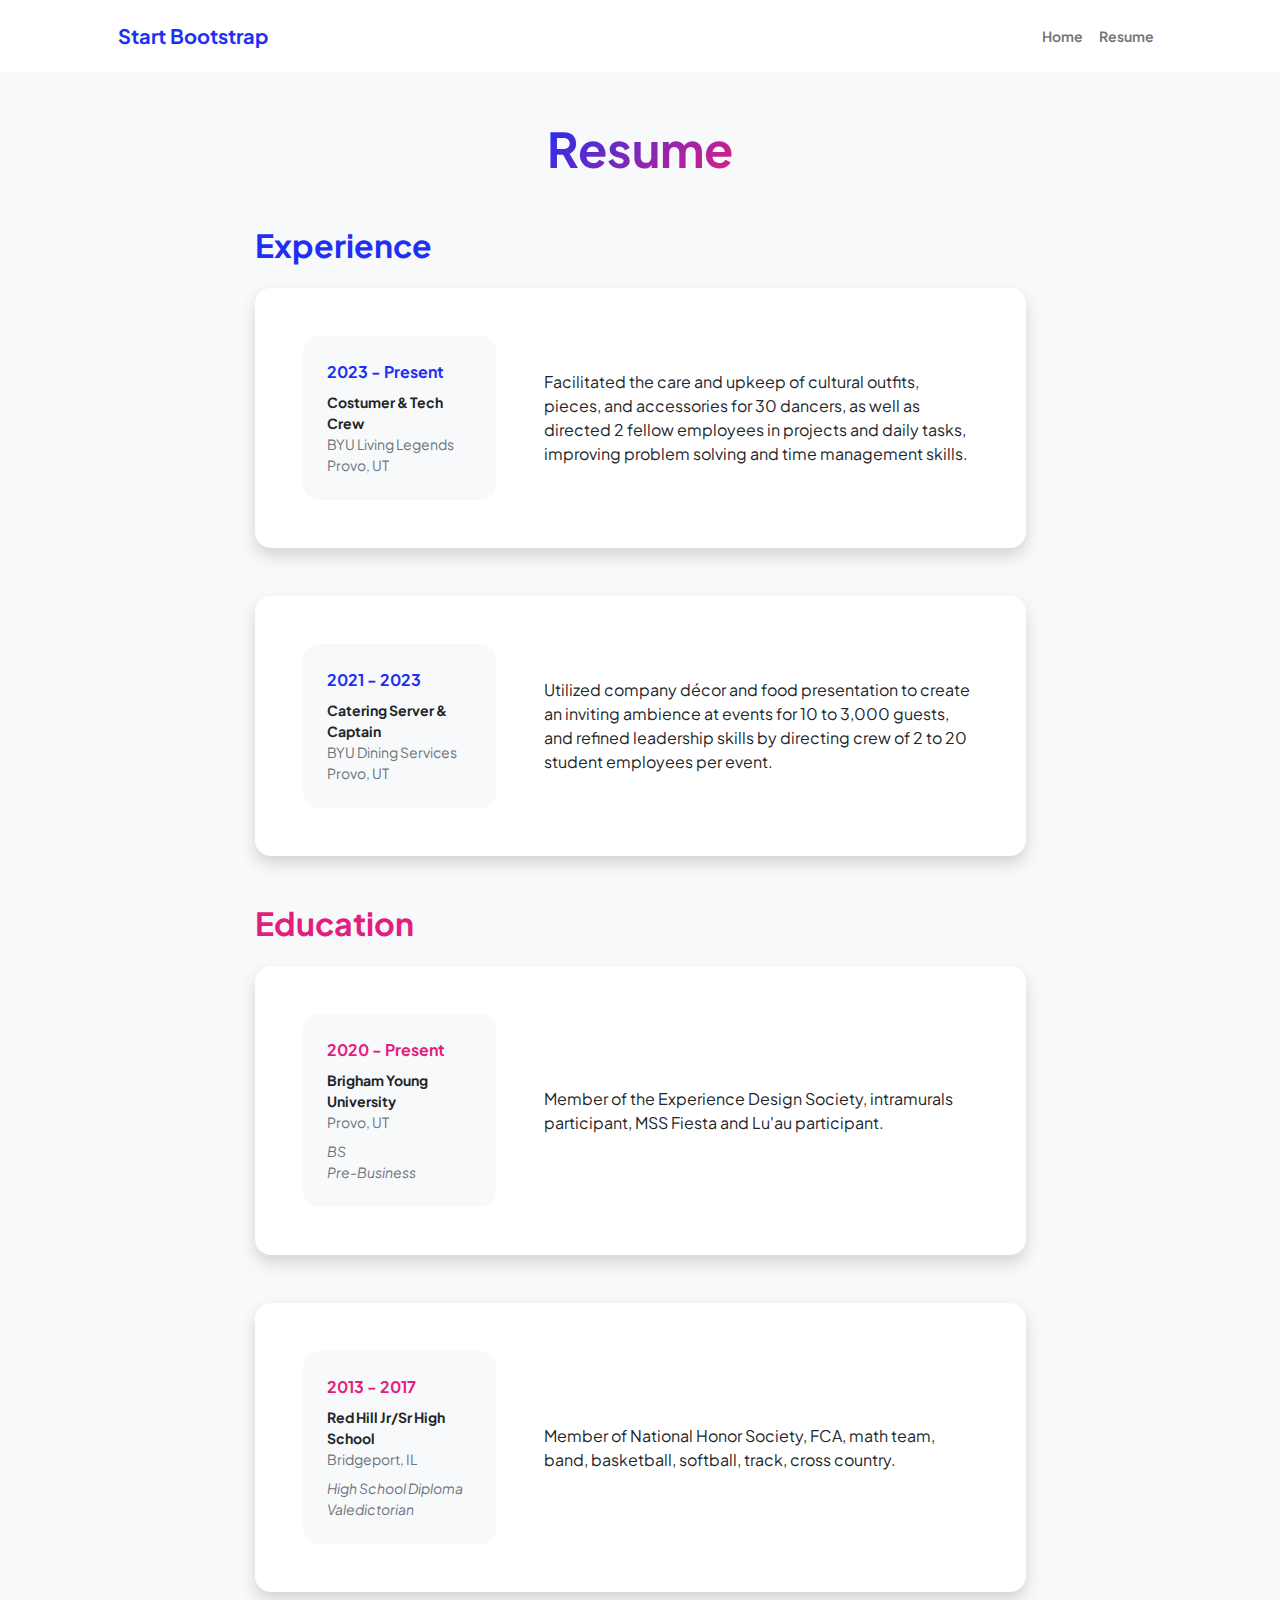
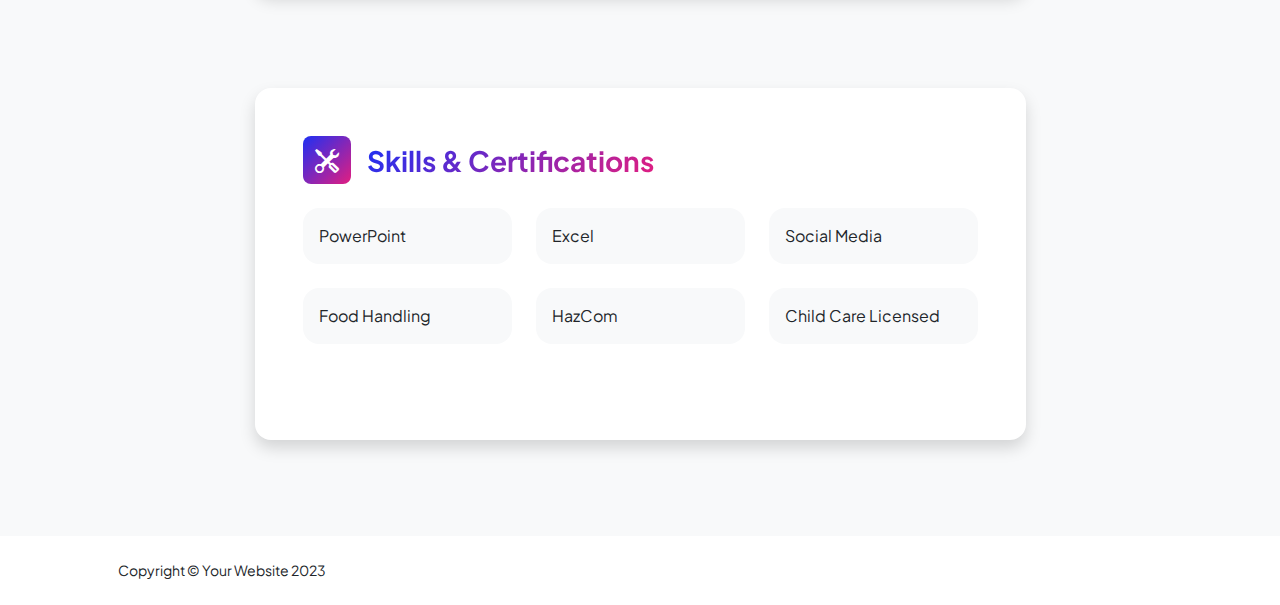
<file: resume.html>
<!DOCTYPE html>
<html lang="en">
    <head>
        <meta charset="utf-8" />
        <meta name="viewport" content="width=device-width, initial-scale=1, shrink-to-fit=no" />
        <meta name="description" content="" />
        <meta name="author" content="" />
        <title>Personal - Start Bootstrap Template</title>
        <!-- Favicon-->
        <link rel="icon" type="image/x-icon" href="assets/favicon.ico" />
        <!-- Custom Google font-->
        <link rel="preconnect" href="https://fonts.googleapis.com" />
        <link rel="preconnect" href="https://fonts.gstatic.com" crossorigin />
        <link href="https://fonts.googleapis.com/css2?family=Plus+Jakarta+Sans:wght@100;200;300;400;500;600;700;800;900&amp;display=swap" rel="stylesheet" />
        <!-- Bootstrap icons-->
        <link href="https://cdn.jsdelivr.net/npm/bootstrap-icons@1.8.1/font/bootstrap-icons.css" rel="stylesheet" />
        <!-- Core theme CSS (includes Bootstrap)-->
        <link href="css/styles.css" rel="stylesheet" />
    </head>
    <body class="d-flex flex-column h-100 bg-light">
        <main class="flex-shrink-0">
            <!-- Navigation-->
            <nav class="navbar navbar-expand-lg navbar-light bg-white py-3">
                <div class="container px-5">
                    <a class="navbar-brand" href="index.html"><span class="fw-bolder text-primary">Start Bootstrap</span></a>
                    <button class="navbar-toggler" type="button" data-bs-toggle="collapse" data-bs-target="#navbarSupportedContent" aria-controls="navbarSupportedContent" aria-expanded="false" aria-label="Toggle navigation"><span class="navbar-toggler-icon"></span></button>
                    <div class="collapse navbar-collapse" id="navbarSupportedContent">
                        <ul class="navbar-nav ms-auto mb-2 mb-lg-0 small fw-bolder">
                            <li class="nav-item"><a class="nav-link" href="index.html">Home</a></li>
                            <li class="nav-item"><a class="nav-link" href="resume.html">Resume</a></li>
                        </ul>
                    </div>
                </div>
            </nav>
            <!-- Page Content-->
            <div class="container px-5 my-5">
                <div class="text-center mb-5">
                    <h1 class="display-5 fw-bolder mb-0"><span class="text-gradient d-inline">Resume</span></h1>
                </div>
                <div class="row gx-5 justify-content-center">
                    <div class="col-lg-11 col-xl-9 col-xxl-8">
                        <!-- Experience Section-->
                        <section>
                            <div class="d-flex align-items-center justify-content-between mb-4">
                                <h2 class="text-primary fw-bolder mb-0">Experience</h2>
                                <!-- Download resume button-->
                                <!-- Note: Set the link href target to a PDF file within your project-->
                            </div>
                            <!-- Experience Card 1-->
                            <div class="card shadow border-0 rounded-4 mb-5">
                                <div class="card-body p-5">
                                    <div class="row align-items-center gx-5">
                                        <div class="col text-center text-lg-start mb-4 mb-lg-0">
                                            <div class="bg-light p-4 rounded-4">
                                                <div class="text-primary fw-bolder mb-2">2023 - Present</div>
                                                <div class="small fw-bolder">Costumer & Tech Crew</div>
                                                <div class="small text-muted">BYU Living Legends</div>
                                                <div class="small text-muted">Provo, UT</div>
                                            </div>
                                        </div>
                                        <div class="col-lg-8"><div>Facilitated the care and upkeep of cultural outfits, pieces, and accessories for 30 dancers, as well as directed 2 fellow employees in projects and daily tasks, improving problem solving and time management skills.</div></div>
                                    </div>
                                </div>
                            </div>
                            <!-- Experience Card 2-->
                            <div class="card shadow border-0 rounded-4 mb-5">
                                <div class="card-body p-5">
                                    <div class="row align-items-center gx-5">
                                        <div class="col text-center text-lg-start mb-4 mb-lg-0">
                                            <div class="bg-light p-4 rounded-4">
                                                <div class="text-primary fw-bolder mb-2">2021 - 2023</div>
                                                <div class="small fw-bolder">Catering Server & Captain</div>
                                                <div class="small text-muted">BYU Dining Services</div>
                                                <div class="small text-muted">Provo, UT</div>
                                            </div>
                                        </div>
                                        <div class="col-lg-8"><div>Utilized company décor and food presentation to create an inviting ambience at events for 10 to 3,000 guests, and refined leadership skills by directing crew of 2 to 20 student employees per event.</div></div>
                                    </div>
                                </div>
                            </div>
                        </section>
                        <!-- Education Section-->
                        <section>
                            <h2 class="text-secondary fw-bolder mb-4">Education</h2>
                            <!-- Education Card 1-->
                            <div class="card shadow border-0 rounded-4 mb-5">
                                <div class="card-body p-5">
                                    <div class="row align-items-center gx-5">
                                        <div class="col text-center text-lg-start mb-4 mb-lg-0">
                                            <div class="bg-light p-4 rounded-4">
                                                <div class="text-secondary fw-bolder mb-2">2020 - Present</div>
                                                <div class="mb-2">
                                                    <div class="small fw-bolder">Brigham Young University</div>
                                                    <div class="small text-muted">Provo, UT</div>
                                                </div>
                                                <div class="fst-italic">
                                                    <div class="small text-muted">BS</div>
                                                    <div class="small text-muted">Pre-Business</div>
                                                </div>
                                            </div>
                                        </div>
                                        <div class="col-lg-8"><div>Member of the Experience Design Society, intramurals participant, MSS Fiesta and Lu'au participant.</div></div>
                                    </div>
                                </div>
                            </div>
                            <!-- Education Card 2-->
                            <div class="card shadow border-0 rounded-4 mb-5">
                                <div class="card-body p-5">
                                    <div class="row align-items-center gx-5">
                                        <div class="col text-center text-lg-start mb-4 mb-lg-0">
                                            <div class="bg-light p-4 rounded-4">
                                                <div class="text-secondary fw-bolder mb-2">2013 - 2017</div>
                                                <div class="mb-2">
                                                    <div class="small fw-bolder">Red Hill Jr/Sr High School</div>
                                                    <div class="small text-muted">Bridgeport, IL</div>
                                                </div>
                                                <div class="fst-italic">
                                                    <div class="small text-muted">High School Diploma</div>
                                                    <div class="small text-muted">Valedictorian</div>
                                                </div>
                                            </div>
                                        </div>
                                        <div class="col-lg-8"><div>Member of National Honor Society, FCA, math team, band, basketball, softball, track, cross country.</div></div>
                                    </div>
                                </div>
                            </div>
                        </section>
                        <!-- Divider-->
                        <div class="pb-5"></div>
                        <!-- Skills Section-->
                        <section>
                            <!-- Skillset Card-->
                            <div class="card shadow border-0 rounded-4 mb-5">
                                <div class="card-body p-5">
                                    <!-- Professional skills list-->
                                    <div class="mb-5">
                                        <div class="d-flex align-items-center mb-4">
                                            <div class="feature bg-primary bg-gradient-primary-to-secondary text-white rounded-3 me-3"><i class="bi bi-tools"></i></div>
                                            <h3 class="fw-bolder mb-0"><span class="text-gradient d-inline">Skills & Certifications</span></h3>
                                        </div>
                                        <div class="row row-cols-1 row-cols-md-3 mb-4">
                                            <div class="col mb-4 mb-md-0"><div class="d-flex align-items-center bg-light rounded-4 p-3 h-100">PowerPoint</div></div>
                                            <div class="col mb-4 mb-md-0"><div class="d-flex align-items-center bg-light rounded-4 p-3 h-100">Excel</div></div>
                                            <div class="col"><div class="d-flex align-items-center bg-light rounded-4 p-3 h-100">Social Media</div></div>
                                        </div>
                                        <div class="row row-cols-1 row-cols-md-3">
                                            <div class="col mb-4 mb-md-0"><div class="d-flex align-items-center bg-light rounded-4 p-3 h-100">Food Handling</div></div>
                                            <div class="col mb-4 mb-md-0"><div class="d-flex align-items-center bg-light rounded-4 p-3 h-100">HazCom</div></div>
                                            <div class="col"><div class="d-flex align-items-center bg-light rounded-4 p-3 h-100">Child Care Licensed</div></div>
                                        </div>
                                    </div>
                                    <!-- Languages list-->
                                </div>
                            </div>
                        </section>
                    </div>
                </div>
            </div>
        </main>
        <!-- Footer-->
        <footer class="bg-white py-4 mt-auto">
            <div class="container px-5">
                <div class="row align-items-center justify-content-between flex-column flex-sm-row">
                    <div class="col-auto"><div class="small m-0">Copyright &copy; Your Website 2023</div></div>
                </div>
            </div>
        </footer>
        <!-- Bootstrap core JS-->
        <script src="https://cdn.jsdelivr.net/npm/bootstrap@5.2.3/dist/js/bootstrap.bundle.min.js"></script>
        <!-- Core theme JS-->
        <script src="js/scripts.js"></script>
    </body>
</html>
</file>
<file: styles.css>
body {
    font-family: Arial, sans-serif;
    background-color: #f2f2f2;
    color: #262626;
    margin: 0;
    padding: 0;
}

header {
    background-color: #28439c;
    color: #f7f7f7;
    padding: 20px;
    text-align: center;
}

nav ul {
    list-style-type: none;
    margin: 0;
    padding: 0;
}

nav ul li {
    display: inline;
    margin-right: 20px;
}

nav ul li a {
    color: #fff;
    text-decoration: none;
}

main {
    padding: 20px;
}

section {
    margin-bottom: 30px;
}

h2 {
    color: #555;
}

.video-container {
    position: relative;
    width: 100%;
    padding-bottom: 56.25%;
    height: 0;
}

.video-container iframe {
    position: absolute;
    top: 0;
    left: 0;
    width: 100%;
    height: 100%;
}

.tableau-container {
    /* Styles for Tableau graph container */
}

.favorite-team {
    font-family: "Lucida Console", "Georgia", serif;
    color: #28439c;
    border-style: solid;
    padding: 20px;
    text-align: center;
}

.div2 {
    font-family: "Lucida Console", "Georgia", serif;
    color: #28439c;
    border-style: double;
    padding: 20px;
    text-align: center;
}

.div3 {
    font-family: "Lucida Console", "Georgia", serif;
    color: #28439c;
    border-style: solid;
    padding: 20px;
    text-align: center;
}

footer {
    background-color: #28439c;
    color: #fff;
    text-align: center;
    padding: 10px;
    position: fixed;
    bottom: 0;
    width: 100%;
}
</file>
